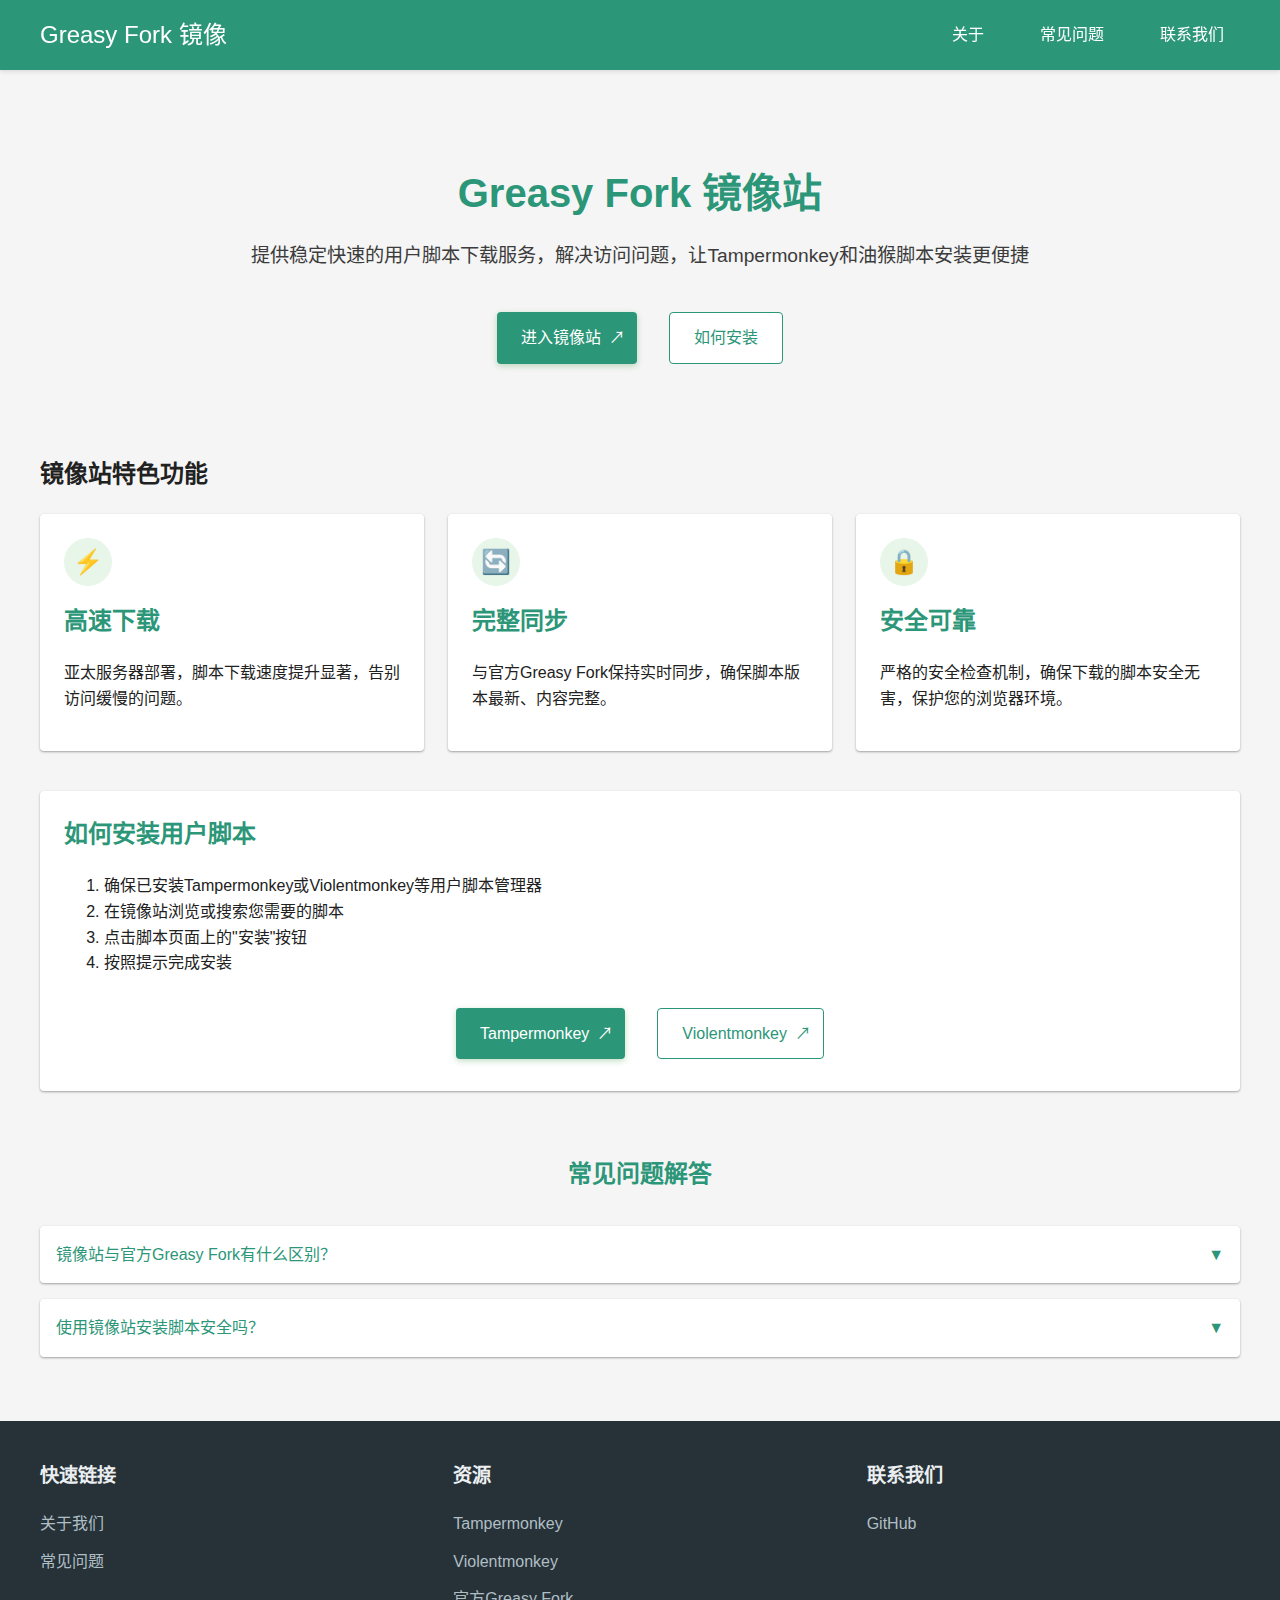
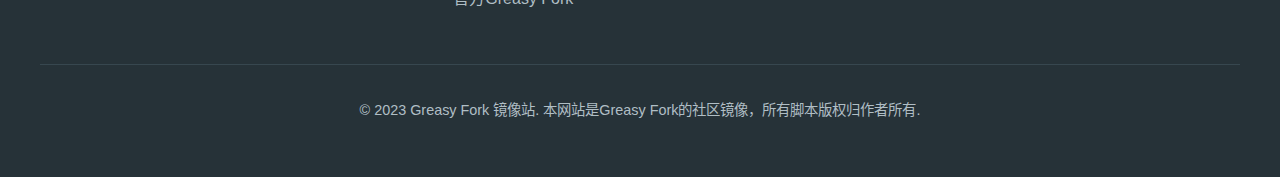
<file: index.html>
<!doctype html><html lang="zh-CN"><head><meta charset="UTF-8"><meta name="viewport" content="width=device-width, initial-scale=1.0"><title>Greasy Fork 镜像 脚本加速下载 官网主页 - ZGF</title><link href="/proxy.css" rel="stylesheet"></head><body><header><div class="container header-content"><div class="logo">Greasy Fork 镜像</div><nav><ul><li><a href="#about">关于</a></li><li><a href="#faq">常见问题</a></li><li><a href="#contact">联系我们</a></li></ul></nav></div></header><main class="container"><section class="hero animate-fade-in"><h1>Greasy Fork 镜像站</h1><p>提供稳定快速的用户脚本下载服务，解决访问问题，让Tampermonkey和油猴脚本安装更便捷</p><div class="button-group"><a href="https://www.coolapk.com/link/?url=https://greasyfork.org.cn/zh-hans" class="button primary-button external-link" target="_blank" rel="noopener noreferrer">进入镜像站</a><a href="#install" class="button secondary-button">如何安装</a></div></section><section><h2>镜像站特色功能</h2><div class="card-container"><div class="card animate-fade-in-up"><div class="feature-icon">⚡</div><h2>高速下载</h2><p>亚太服务器部署，脚本下载速度提升显著，告别访问缓慢的问题。</p></div><div class="card animate-fade-in-up delay-1"><div class="feature-icon">🔄</div><h2>完整同步</h2><p>与官方Greasy Fork保持实时同步，确保脚本版本最新、内容完整。</p></div><div class="card animate-fade-in-up delay-2"><div class="feature-icon">🔒</div><h2>安全可靠</h2><p>严格的安全检查机制，确保下载的脚本安全无害，保护您的浏览器环境。</p></div></div></section><section id="install" class="card animate-fade-in"><h2>如何安装用户脚本</h2><ol><li>确保已安装Tampermonkey或Violentmonkey等用户脚本管理器</li><li>在镜像站浏览或搜索您需要的脚本</li><li>点击脚本页面上的"安装"按钮</li><li>按照提示完成安装</li></ol><div class="button-group"><a href="https://www.tampermonkey.net/" class="button primary-button external-link" target="_blank" rel="noopener noreferrer">Tampermonkey</a><a href="https://violentmonkey.github.io/" class="button secondary-button external-link" target="_blank" rel="noopener noreferrer">Violentmonkey</a></div></section><section class="faq" id="faq"><h2>常见问题解答</h2><div class="faq-item animate-fade-in"><div class="faq-question"><span>镜像站与官方Greasy Fork有什么区别？</span><span class="faq-toggle">▼</span></div><div class="faq-answer"><p>镜像站内容与官方Greasy Fork保持同步，主要区别在于服务器位于亚太，访问速度更快。所有脚本内容、用户数据等都与官方一致。</p></div></div><div class="faq-item animate-fade-in"><div class="faq-question"><span>使用镜像站安装脚本安全吗？</span><span class="faq-toggle">▼</span></div><div class="faq-answer"><p>镜像站会确保内容未被篡改。我们建议用户保持警惕，只安装来自可信作者的脚本。</p></div></div></section></main><footer id="contact"><div class="container"><div class="footer-content"><div class="footer-column"><h3>快速链接</h3><ul><li><a href="#about">关于我们</a></li><li><a href="#faq">常见问题</a></li></ul></div><div class="footer-column"><h3>资源</h3><ul><li><a href="https://www.tampermonkey.net/" target="_blank" rel="noopener noreferrer">Tampermonkey</a></li><li><a href="https://violentmonkey.github.io/" target="_blank" rel="noopener noreferrer">Violentmonkey</a></li><li><a href="https://greasyfork.org/" target="_blank" rel="noopener noreferrer">官方Greasy Fork</a></li></ul></div><div class="footer-column"><h3>联系我们</h3><ul><li><a href="https://github.com/greasyfork-mirror" target="_blank" rel="noopener noreferrer">GitHub</a></li></ul></div></div><div class="copyright"><p>© 2023 Greasy Fork 镜像站. 本网站是Greasy Fork的社区镜像，所有脚本版权归作者所有.</p></div></div></footer><script>
document.addEventListener('DOMContentLoaded', function() {
document.querySelectorAll('a[target="_blank"]').forEach(link => {
link.addEventListener('click', function() {
// Here you could add analytics tracking
console.log('External link clicked:', this.href);
});
});
});

document.querySelectorAll('.faq-question').forEach(question => {
question.addEventListener('click', () => {
const answer = question.nextElementSibling;
const isActive = question.classList.contains('active');

document.querySelectorAll('.faq-question').forEach(q => {
if (q !== question) {
q.classList.remove('active');
q.nextElementSibling.style.display = 'none';
}
});

if (isActive) {
question.classList.remove('active');
answer.style.display = 'none';
} else {
question.classList.add('active');
answer.style.display = 'block';
}
});
});

document.querySelectorAll('a[href^="#"]').forEach(anchor => {
anchor.addEventListener('click', function (e) {
e.preventDefault();

const targetId = this.getAttribute('href');
if (targetId === '#') return;

const targetElement = document.querySelector(targetId);
if (targetElement) {
targetElement.scrollIntoView({
behavior: 'smooth'
});
}
});
});
</script></body></html>
</file>
<file: proxy.css>
:root{--primary-color:#2c9678;--secondary-color:#248067;--background-color:#f5f5f5;--surface-color:#ffffff;--on-primary:#ffffff;--on-secondary:#ffffff;--on-surface:#212121;--border-radius:4px;--box-shadow:0 1px 3px rgba(0,0,0,0.12),0 1px 2px rgba(0,0,0,0.24)}body{font-family:-apple-system,BlinkMacSystemFont,"Segoe UI",Roboto,"Helvetica Neue",Arial,sans-serif;margin:0;padding:0;background-color:var(--background-color);color:var(--on-surface);line-height:1.6}.container{max-width:1200px;margin:0 auto;padding:0 16px}header{background-color:var(--primary-color);color:var(--on-primary);padding:16px 0;box-shadow:0 2px 4px rgba(0,0,0,0.1);position:sticky;top:0;z-index:100}.header-content{display:flex;justify-content:space-between;align-items:center}.logo{font-size:1.5rem;font-weight:500}nav ul{display:flex;list-style:none;margin:0;padding:0}nav ul li{margin-left:24px}nav ul li a{color:var(--on-primary);text-decoration:none;font-weight:500;padding:8px 16px;border-radius:20px;transition:all 0.3s ease}nav ul li a:hover{background-color:rgba(255,255,255,0.15)}.hero{text-align:center;padding:64px 0}.hero h1{font-size:2.5rem;margin-bottom:16px;color:var(--primary-color)}.hero p{font-size:1.2rem;max-width:800px;margin:0 auto 32px;color:var(--on-surface);opacity:0.87}.card-container{display:grid;grid-template-columns:repeat(auto-fit,minmax(300px,1fr));gap:24px;margin-bottom:40px}.card{background-color:var(--surface-color);border-radius:var(--border-radius);padding:24px;box-shadow:var(--box-shadow);transition:transform 0.3s ease,box-shadow 0.3s ease}.card:hover{transform:translateY(-4px);box-shadow:0 4px 6px rgba(0,0,0,0.16),0 4px 6px rgba(0,0,0,0.23)}.card h2{margin-top:0;color:var(--primary-color);font-size:1.5rem}.feature-icon{width:48px;height:48px;margin-bottom:16px;background-color:#E8F5E9;border-radius:50%;display:flex;align-items:center;justify-content:center;font-weight:bold;color:var(--primary-color);font-size:1.5rem}.button{display:inline-flex;align-items:center;justify-content:center;padding:12px 24px;border-radius:var(--border-radius);font-weight:500;text-decoration:none;transition:all 0.3s ease;margin:8px;text-align:center;max-width:100%;box-sizing:border-box;white-space:nowrap;overflow:hidden;text-overflow:ellipsis}.primary-button{background-color:var(--primary-color);color:var(--on-primary);box-shadow:0 2px 6px rgba(56,142,60,0.3)}.primary-button:hover{background-color:#40a070;box-shadow:0 4px 8px rgba(56,142,60,0.4)}.secondary-button{background-color:var(--surface-color);color:var(--primary-color);border:1px solid var(--primary-color)}.secondary-button:hover{background-color:#E8F5E9}.button-group{display:flex;gap:16px;justify-content:center;margin-top:24px;flex-wrap:wrap}.external-link{position:relative;padding-right:36px !important}.external-link::after{content:"↗";position:absolute;right:12px;top:50%;transform:translateY(-50%);font-size:1rem}.faq{margin:64px 0}.faq h2{text-align:center;margin-bottom:32px;color:var(--primary-color)}.faq-item{margin-bottom:16px}.faq-question{font-weight:500;color:var(--primary-color);cursor:pointer;padding:16px;background-color:var(--surface-color);border-radius:var(--border-radius);box-shadow:var(--box-shadow);display:flex;justify-content:space-between;align-items:center;transition:all 0.3s ease}.faq-question:hover{background-color:#E8F5E9}.faq-answer{padding:16px;background-color:var(--surface-color);border-radius:0 0 var(--border-radius) var(--border-radius);box-shadow:var(--box-shadow);display:none;margin-top:-8px}.faq-toggle{transition:transform 0.3s ease}.faq-question.active .faq-toggle{transform:rotate(180deg)}footer{background-color:#263238;color:#ECEFF1;padding:40px 0;margin-top:64px}.footer-content{display:grid;grid-template-columns:repeat(auto-fit,minmax(200px,1fr));gap:40px}.footer-column h3{margin-top:0;color:#ECEFF1;font-size:1.2rem}.footer-column ul{list-style:none;padding:0;margin:0}.footer-column ul li{margin-bottom:12px}.footer-column ul li a{color:#B0BEC5;text-decoration:none;transition:color 0.3s}.footer-column ul li a:hover{color:#ECEFF1}.copyright{text-align:center;margin-top:40px;padding-top:20px;border-top:1px solid #37474F;color:#B0BEC5;font-size:0.9rem}@keyframes fadeIn{from{opacity:0}to{opacity:1}}.animate-fade-in{animation:fadeIn 0.5s ease forwards}@keyframes fadeInUp{from{opacity:0;transform:translateY(20px)}to{opacity:1;transform:translateY(0)}}.animate-fade-in-up{animation:fadeInUp 0.5s ease forwards}.delay-1{animation-delay:0.2s}.delay-2{animation-delay:0.4s}@media (max-width:768px){.header-content{flex-direction:column;text-align:center}nav ul{margin-top:16px;justify-content:center}nav ul li{margin:0 8px}.hero h1{font-size:2rem}.hero p{font-size:1rem}.button-group{flex-direction:column;align-items:stretch;gap:12px}.button{width:100%;max-width:100%;white-space:normal;padding:12px 16px}.external-link{padding-right:16px !important}.external-link::after{display:none}}
</file>
